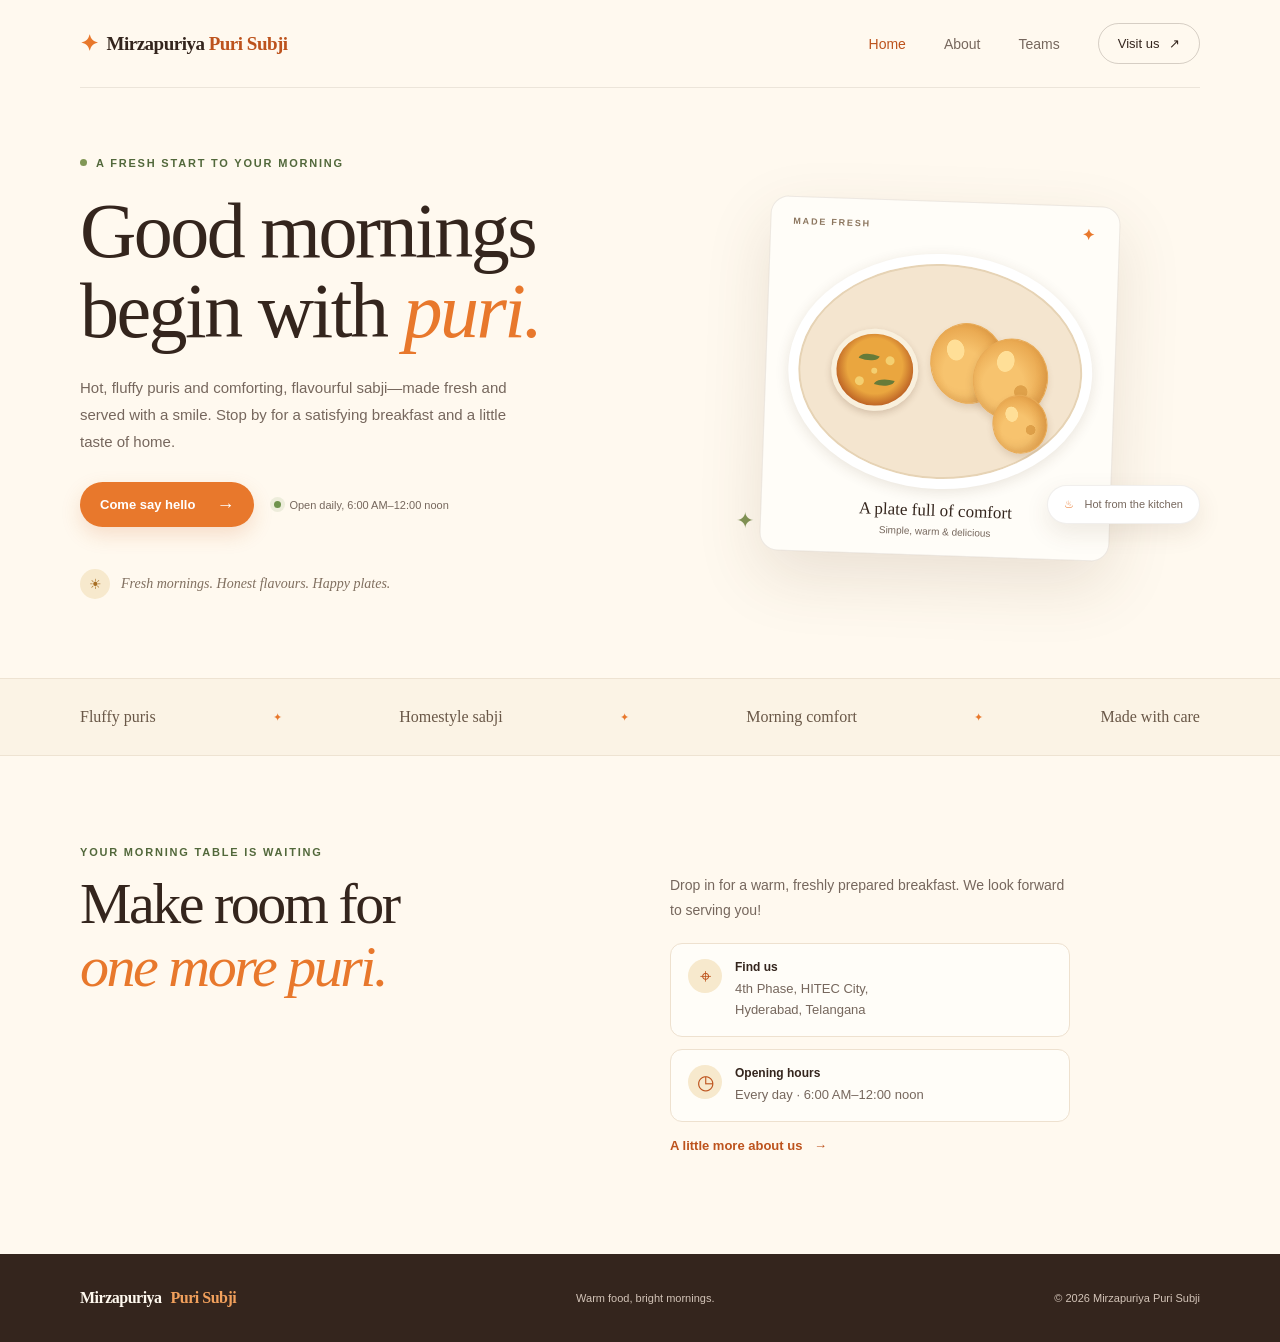
<file: index.html>
<!DOCTYPE html>
<html lang="en">
<head>
  <meta charset="UTF-8">
  <meta name="viewport" content="width=device-width, initial-scale=1.0">
  <meta name="theme-color" content="#fff9ef">
  <meta name="description" content="Fresh, hot puri sabji served every morning at Mirzapuriya Puri Subji.">
  <title>Mirzapuriya Puri Subji | Fresh Morning Puri Sabji</title>
  <link rel="stylesheet" href="style.css">
  <script src="script.js" defer></script>
</head>
<body>
  <header class="site-header">
    <nav class="navbar container" aria-label="Main navigation">
      <a class="brand" href="index.html" aria-label="Mirzapuriya Puri Subji home">
        <span class="brand-mark" aria-hidden="true">✦</span>
        <span>Mirzapuriya <span class="brand-accent">Puri Subji</span></span>
      </a>
      <button class="menu-toggle" type="button" aria-label="Open navigation menu" aria-expanded="false" aria-controls="primary-navigation">
        <span></span><span></span><span></span>
      </button>
      <div class="nav-links" id="primary-navigation">
        <a class="nav-link active" href="home.html" aria-current="page">Home</a>
        <a class="nav-link" href="about.html">About</a>
        <a class="nav-link" href="teams.html">Teams</a>
        <a class="nav-cta" href="#visit">Visit us <span aria-hidden="true">↗</span></a>
      </div>
    </nav>
  </header>

  <main>
    <section class="hero container">
      <div class="hero-copy reveal">
        <p class="eyebrow"><span class="eyebrow-dot"></span> A fresh start to your morning</p>
        <h1>Good mornings<br>begin with <span>puri.</span></h1>
        <p class="hero-description">
          Hot, fluffy puris and comforting, flavourful sabji—made fresh and served with a smile.
          Stop by for a satisfying breakfast and a little taste of home.
        </p>
        <div class="hero-actions">
          <a class="button button-primary" href="#visit">Come say hello <span aria-hidden="true">→</span></a>
          <span class="open-hours"><span class="status-dot"></span> Open daily, 6:00 AM–12:00 noon</span>
        </div>
        <div class="hero-note">
          <span class="note-icon" aria-hidden="true">☀</span>
          <span>Fresh mornings. Honest flavours. Happy plates.</span>
        </div>
      </div>

      <div class="hero-art reveal" aria-label="Illustration of puri and sabji">
        <div class="art-sun"></div>
        <div class="art-sparkle sparkle-one" aria-hidden="true">✳</div>
        <div class="art-sparkle sparkle-two" aria-hidden="true">✦</div>
        <div class="food-card">
          <div class="food-card-top"><span>MADE FRESH</span><span aria-hidden="true">✦</span></div>
          <div class="plate">
            <div class="sabji-bowl">
              <span class="sabji-leaf leaf-one"></span><span class="sabji-leaf leaf-two"></span>
              <span class="sabji-dot dot-one"></span><span class="sabji-dot dot-two"></span>
              <span class="sabji-dot dot-three"></span>
            </div>
            <div class="puri puri-one"></div>
            <div class="puri puri-two"></div>
            <div class="puri puri-three"></div>
          </div>
          <div class="food-card-caption"><strong>A plate full of comfort</strong><span>Simple, warm &amp; delicious</span></div>
        </div>
        <div class="floating-tag"><span aria-hidden="true">♨</span> Hot from the kitchen</div>
      </div>
    </section>

    <section class="welcome-strip" aria-label="What we serve">
      <div class="container strip-content">
        <span>Fluffy puris</span><i aria-hidden="true">✦</i>
        <span>Homestyle sabji</span><i aria-hidden="true">✦</i>
        <span>Morning comfort</span><i aria-hidden="true">✦</i>
        <span>Made with care</span>
      </div>
    </section>

    <section class="visit-section container reveal" id="visit">
      <div>
        <p class="eyebrow">Your morning table is waiting</p>
        <h2>Make room for<br><span>one more puri.</span></h2>
      </div>
      <div class="visit-details">
        <p>Drop in for a warm, freshly prepared breakfast. We look forward to serving you!</p>
        <div class="visit-info">
          <div class="visit-info-item">
            <span class="visit-info-icon" aria-hidden="true">⌖</span>
            <div><strong>Find us</strong><span>4th Phase, HITEC City,<br>Hyderabad, Telangana</span></div>
          </div>
          <div class="visit-info-item">
            <span class="visit-info-icon" aria-hidden="true">◷</span>
            <div><strong>Opening hours</strong><span>Every day · 6:00 AM–12:00 noon</span></div>
          </div>
        </div>
        <a class="text-link" href="about.html">A little more about us <span aria-hidden="true">→</span></a>
      </div>
    </section>
  </main>

  <footer class="site-footer">
    <div class="container footer-content">
      <a class="brand footer-brand" href="index.html">Mirzapuriya <span class="brand-accent">Puri Subji</span></a>
      <p>Warm food, bright mornings.</p>
      <span>© <span id="current-year">2026</span> Mirzapuriya Puri Subji</span>
    </div>
  </footer>
</body>
</html>
</file>
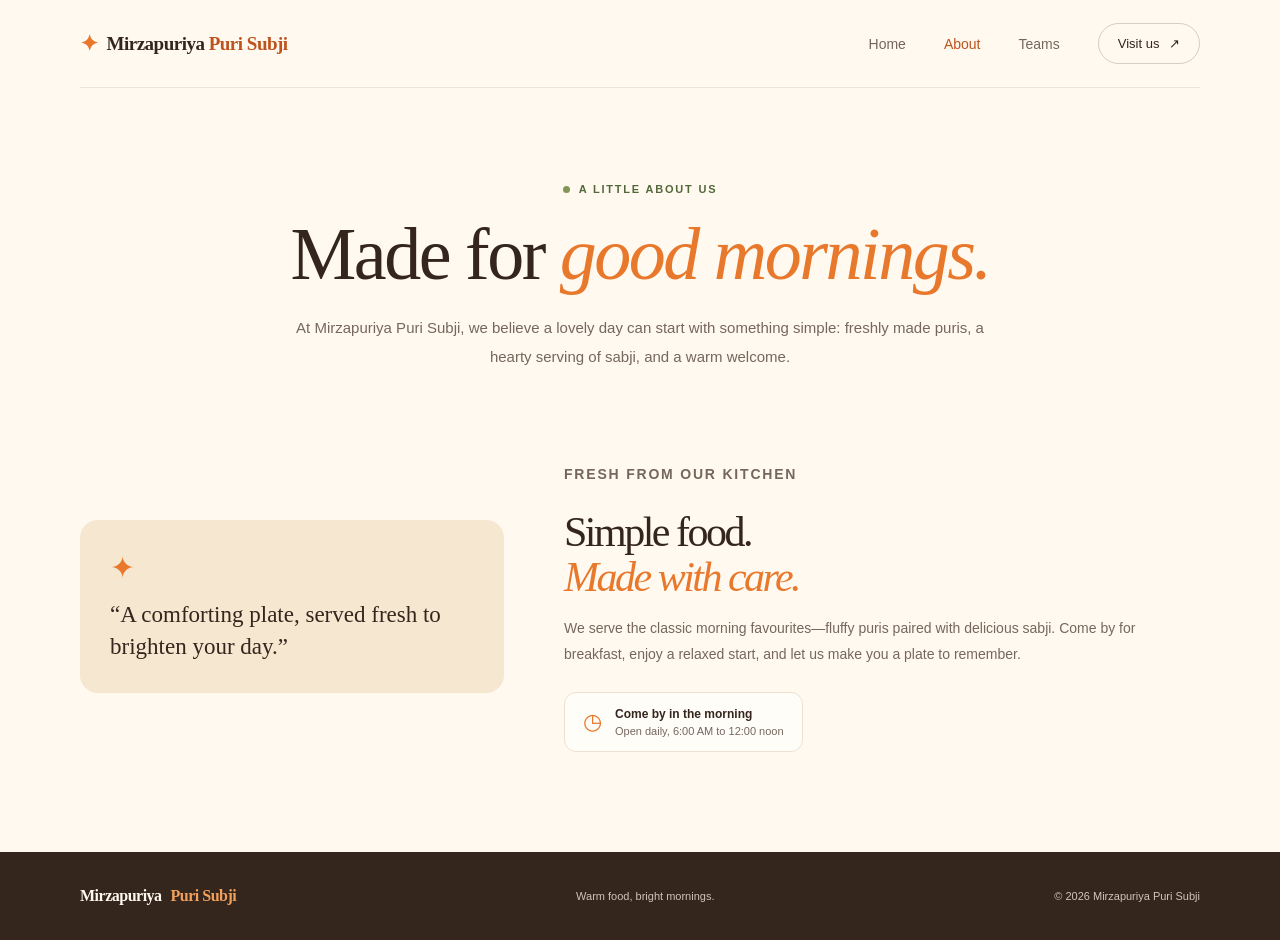
<file: about.html>
<!DOCTYPE html>
<html lang="en">
<head>
  <meta charset="UTF-8">
  <meta name="viewport" content="width=device-width, initial-scale=1.0">
  <meta name="theme-color" content="#fff9ef">
  <meta name="description" content="Learn about Mirzapuriya Puri Subji and our fresh morning puri sabji.">
  <title>About | Mirzapuriya Puri Subji</title>
  <link rel="stylesheet" href="style.css">
  <script src="script.js" defer></script>
</head>
<body>
  <header class="site-header">
    <nav class="navbar container" aria-label="Main navigation">
      <a class="brand" href="index.html" aria-label="Mirzapuriya Puri Subji home">
        <span class="brand-mark" aria-hidden="true">✦</span>
        <span>Mirzapuriya <span class="brand-accent">Puri Subji</span></span>
      </a>
      <button class="menu-toggle" type="button" aria-label="Open navigation menu" aria-expanded="false" aria-controls="primary-navigation">
        <span></span><span></span><span></span>
      </button>
      <div class="nav-links" id="primary-navigation">
        <a class="nav-link" href="home.html">Home</a>
        <a class="nav-link active" href="about.html" aria-current="page">About</a>
        <a class="nav-link" href="teams.html">Teams</a>
        <a class="nav-cta" href="index.html#visit">Visit us <span aria-hidden="true">↗</span></a>
      </div>
    </nav>
  </header>
  <main class="simple-main">
    <section class="about-hero container reveal">
      <p class="eyebrow"><span class="eyebrow-dot"></span> A little about us</p>
      <h1>Made for <span>good mornings.</span></h1>
      <p class="about-copy">At Mirzapuriya Puri Subji, we believe a lovely day can start with something simple: freshly made puris, a hearty serving of sabji, and a warm welcome.</p>
    </section>
    <section class="about-story container reveal">
      <div class="story-card">
        <span class="story-card-mark" aria-hidden="true">✦</span>
        <p>“A comforting plate, served fresh to brighten your day.”</p>
      </div>
      <div class="story-text">
        <p class="eyebrow">Fresh from our kitchen</p>
        <h2>Simple food.<br><span>Made with care.</span></h2>
        <p>We serve the classic morning favourites—fluffy puris paired with delicious sabji. Come by for breakfast, enjoy a relaxed start, and let us make you a plate to remember.</p>
        <div class="hours-card"><span aria-hidden="true">◷</span><div><strong>Come by in the morning</strong><small>Open daily, 6:00 AM to 12:00 noon</small></div></div>
      </div>
    </section>
  </main>
  <footer class="site-footer">
    <div class="container footer-content">
      <a class="brand footer-brand" href="index.html">Mirzapuriya <span class="brand-accent">Puri Subji</span></a>
      <p>Warm food, bright mornings.</p>
      <span>© <span id="current-year">2026</span> Mirzapuriya Puri Subji</span>
    </div>
  </footer>
</body>
</html>
</file>
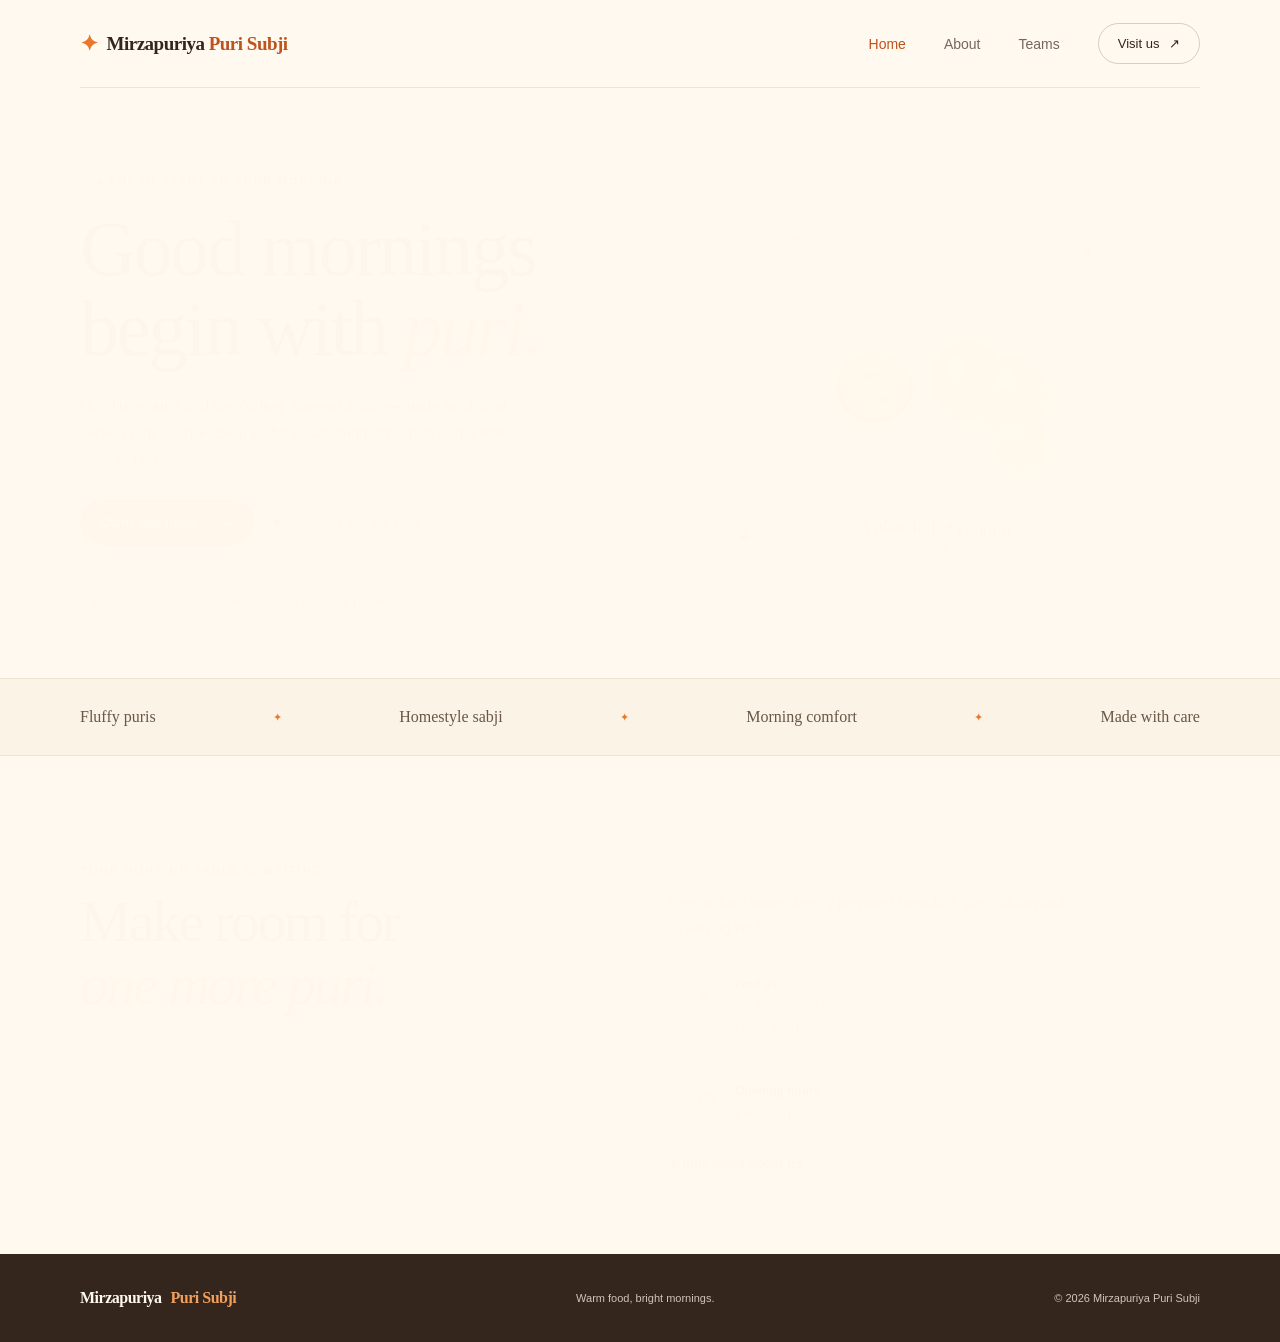
<file: home.html>
<!DOCTYPE html>
<html lang="en">
<head>
  <meta charset="UTF-8">
  <meta name="viewport" content="width=device-width, initial-scale=1.0">
  <meta http-equiv="refresh" content="0; url=index.html">
  <title>Home | Mirzapuriya Puri Subji</title>
  <link rel="canonical" href="index.html">
</head>
<body>
  <p>Going to the <a href="index.html">Mirzapuriya Puri Subji home page</a>…</p>
</body>
</html>
</file>
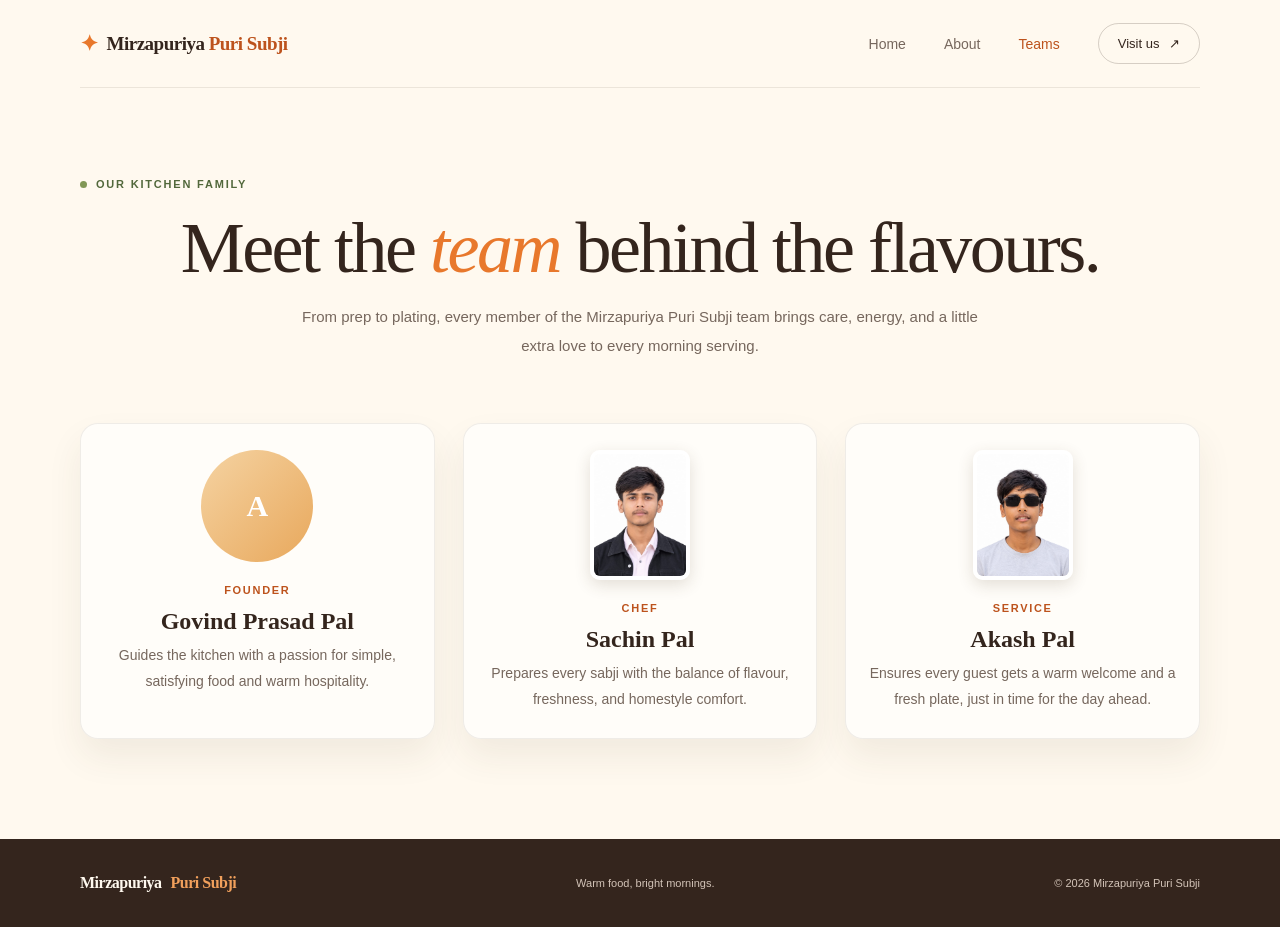
<file: teams.html>
<!DOCTYPE html>
<html lang="en">
<head>
  <meta charset="UTF-8">
  <meta name="viewport" content="width=device-width, initial-scale=1.0">
  <meta name="theme-color" content="#fff9ef">
  <meta name="description" content="Meet the team behind Mirzapuriya Puri Subji and our fresh morning breakfast service.">
  <title>Teams | Mirzapuriya Puri Subji</title>
  <link rel="stylesheet" href="style.css">
  <script src="script.js" defer></script>
</head>
<body>
  <header class="site-header">
    <nav class="navbar container" aria-label="Main navigation">
      <a class="brand" href="index.html" aria-label="Mirzapuriya Puri Subji home">
        <span class="brand-mark" aria-hidden="true">✦</span>
        <span>Mirzapuriya <span class="brand-accent">Puri Subji</span></span>
      </a>
      <button class="menu-toggle" type="button" aria-label="Open navigation menu" aria-expanded="false" aria-controls="primary-navigation">
        <span></span><span></span><span></span>
      </button>
      <div class="nav-links" id="primary-navigation">
        <a class="nav-link" href="home.html">Home</a>
        <a class="nav-link" href="about.html">About</a>
        <a class="nav-link active" href="teams.html" aria-current="page">Teams</a>
        <a class="nav-cta" href="index.html#visit">Visit us <span aria-hidden="true">↗</span></a>
      </div>
    </nav>
  </header>

  <main class="simple-main">
    <section class="team-hero container reveal">
      <p class="eyebrow"><span class="eyebrow-dot"></span> Our kitchen family</p>
      <h1>Meet the <span>team</span> behind the flavours.</h1>
      <p class="team-copy">From prep to plating, every member of the Mirzapuriya Puri Subji team brings care, energy, and a little extra love to every morning serving.</p>
    </section>

    <section class="container reveal">
      <div class="team-grid">
        <article class="team-card">
          <div class="team-avatar" aria-hidden="true">A</div>
          <span class="team-role">Founder</span>
          <h3>Govind Prasad Pal</h3>
          <p>Guides the kitchen with a passion for simple, satisfying food and warm hospitality.</p>
        </article>

        <article class="team-card">
          <img class="team-avatar team-photo" src="images/chef.jpeg" alt="Sachin Pal, chef">
          <span class="team-role">Chef</span>
          <h3>Sachin Pal</h3>
          <p>Prepares every sabji with the balance of flavour, freshness, and homestyle comfort.</p>
        </article>

        <article class="team-card">
          <img class="team-avatar team-photo" src="images/service.jpeg" alt="Suresh, service team member">
          <span class="team-role">Service</span>
          <h3>Akash Pal</h3>
          <p>Ensures every guest gets a warm welcome and a fresh plate, just in time for the day ahead.</p>
        </article>
      </div>
    </section>
  </main>

  <footer class="site-footer">
    <div class="container footer-content">
      <a class="brand footer-brand" href="index.html">Mirzapuriya <span class="brand-accent">Puri Subji</span></a>
      <p>Warm food, bright mornings.</p>
      <span>© <span id="current-year">2026</span> Mirzapuriya Puri Subji</span>
    </div>
  </footer>
</body>
</html>
</file>
<file: style.css>
:root {
  color-scheme: light;
  --ink: #34251d;
  --muted: #76675d;
  --orange: #e8782c;
  --orange-dark: #bd531d;
  --cream: #fff9ef;
  --green: #52683b;
  --serif: Georgia, "Times New Roman", serif;
}

* { box-sizing: border-box; }

html { scroll-behavior: smooth; }

body {
  margin: 0;
  background: var(--cream);
  color: var(--ink);
  font-family: "Trebuchet MS", Arial, sans-serif;
  -webkit-font-smoothing: antialiased;
}

a { color: inherit; text-decoration: none; }

.container { width: min(1120px, calc(100% - 48px)); margin-inline: auto; }

.site-header { position: relative; z-index: 5; }

.navbar {
  min-height: 88px;
  display: flex;
  align-items: center;
  justify-content: space-between;
  border-bottom: 1px solid rgba(75, 50, 30, .1);
}

.brand {
  display: inline-flex;
  align-items: center;
  gap: 9px;
  font-family: var(--serif);
  font-size: 19px;
  font-weight: 700;
  letter-spacing: -.5px;
}

.brand-mark { color: var(--orange); font-family: Arial, sans-serif; font-size: 22px; }
.brand-accent { color: var(--orange-dark); }
.nav-links { display: flex; align-items: center; gap: 38px; }
.nav-link { color: var(--muted); font-size: 14px; transition: color .2s ease; }
.nav-link:hover, .nav-link.active { color: var(--orange-dark); }

.nav-cta {
  padding: 12px 19px;
  border: 1px solid rgba(52, 37, 29, .2);
  border-radius: 30px;
  font-size: 13px;
  transition: background .2s ease, color .2s ease, border-color .2s ease;
}
.nav-cta:hover { color: white; background: var(--ink); border-color: var(--ink); }
.nav-cta span { padding-left: 6px; }
.menu-toggle { display: none; }

.hero {
  min-height: 590px;
  display: grid;
  grid-template-columns: 1.04fr .96fr;
  align-items: center;
  gap: 35px;
  padding-block: 65px 75px;
}

.hero-copy { max-width: 550px; }
.eyebrow {
  display: flex;
  align-items: center;
  gap: 9px;
  margin: 0 0 22px;
  color: var(--green);
  font-size: 11px;
  font-weight: 700;
  letter-spacing: 1.8px;
  text-transform: uppercase;
}
.eyebrow-dot, .status-dot { width: 7px; height: 7px; border-radius: 50%; background: #819755; }

h1, h2 { margin: 0; font-family: var(--serif); font-weight: 500; letter-spacing: -2.5px; }
h1 { font-size: clamp(52px, 6.4vw, 78px); line-height: 1.02; }
h1 span, h2 span { color: var(--orange); font-style: italic; }
.hero-description { max-width: 440px; margin: 24px 0 27px; color: var(--muted); font-size: 15px; line-height: 1.8; }
.hero-actions { display: flex; align-items: center; flex-wrap: wrap; gap: 20px; }
.button { display: inline-flex; align-items: center; gap: 21px; padding: 15px 20px; border-radius: 30px; font-size: 13px; font-weight: 700; }
.button-primary { background: var(--orange); color: white; box-shadow: 0 8px 20px rgba(205, 99, 34, .18); transition: transform .2s ease, background .2s ease; }
.button-primary:hover { transform: translateY(-2px); background: var(--orange-dark); }
.button-primary span { font-size: 18px; line-height: 12px; }
.open-hours { display: inline-flex; align-items: center; gap: 8px; color: var(--muted); font-size: 11px; }
.status-dot { background: #6f934d; box-shadow: 0 0 0 4px rgba(111, 147, 77, .12); }
.hero-note { display: flex; align-items: center; gap: 11px; margin-top: 42px; color: #806f5f; font-family: var(--serif); font-size: 14px; font-style: italic; }
.note-icon { display: grid; width: 30px; height: 30px; place-items: center; border-radius: 50%; background: #f7e9cd; color: #a76e24; font-style: normal; }

.hero-art { position: relative; display: grid; min-height: 430px; place-items: center; }
.art-sun { position: absolute; width: 340px; height: 340px; border-radius: 50%; background: #f8e9ca; animation: sun-breathe 5s ease-in-out infinite; }
.food-card { position: relative; width: min(350px, 90%); padding: 19px 22px 18px; border: 1px solid rgba(80, 52, 30, .1); border-radius: 18px; background: #fffdf8; box-shadow: 0 24px 65px rgba(89, 59, 31, .13); transform: rotate(2deg); animation: card-float 5s ease-in-out infinite; }
.food-card-top { display: flex; justify-content: space-between; color: #8c765f; font-size: 9px; font-weight: 700; letter-spacing: 1.8px; }
.food-card-top span:last-child { color: var(--orange); font-size: 15px; }
.plate { position: relative; display: flex; height: 235px; align-items: center; justify-content: center; gap: 9px; margin: 15px 0 12px; overflow: hidden; border: 10px solid white; border-radius: 50%; background: #f4e5cf; box-shadow: 0 3px 14px rgba(72, 48, 25, .12), inset 0 0 0 2px #e6d3b5; }
.puri { position: relative; z-index: 1; width: 75px; height: 81px; border: 1px solid #e8ab57; border-radius: 50%; background: radial-gradient(ellipse at 38% 30%, #ffdf97 0 13%, transparent 14%), radial-gradient(ellipse at 68% 63%, #dfa14a 0 9%, transparent 10%), radial-gradient(ellipse at 42% 60%, #f7c36e 0 34%, #eaaa52 66%, #d78c37 100%); box-shadow: inset -4px -6px 9px rgba(145, 75, 27, .16), 0 4px 7px rgba(113, 70, 30, .16); }
.puri-one { transform: rotate(-15deg) translate(5px, -8px); }
.puri-two { margin-left: -37px; transform: rotate(12deg) translate(0, 5px); }
.puri-three { position: absolute; right: 33px; bottom: 28px; width: 55px; height: 59px; transform: rotate(-12deg); }
.sabji-bowl { position: relative; z-index: 2; display: grid; width: 87px; height: 82px; flex: 0 0 auto; place-items: center; border: 5px solid #f9f0dd; border-radius: 50%; background: radial-gradient(circle at 50% 45%, #eaa63f 0 50%, #be6425 72%, #91502b 100%); box-shadow: 0 3px 7px rgba(88, 52, 27, .2); }
.sabji-leaf { position: absolute; width: 19px; height: 9px; border-radius: 100% 0 100% 0; background: #667b39; }
.leaf-one { top: 19px; left: 23px; transform: rotate(20deg); }
.leaf-two { right: 19px; bottom: 19px; transform: rotate(195deg); }
.sabji-dot { position: absolute; width: 9px; height: 9px; border-radius: 50%; background: #f4cf70; }
.dot-one { top: 22px; right: 19px; }.dot-two { bottom: 20px; left: 19px; }.dot-three { top: 34px; left: 35px; width: 6px; height: 6px; }
.food-card-caption { display: flex; flex-direction: column; gap: 5px; text-align: center; }
.food-card-caption strong { font-family: var(--serif); font-size: 17px; font-weight: 500; }
.food-card-caption span { color: var(--muted); font-size: 10px; }
.art-sparkle { position: absolute; color: var(--orange); animation: twinkle 2.4s ease-in-out infinite; }
.sparkle-one { top: 53px; right: 18%; font-size: 27px; }.sparkle-two { bottom: 59px; left: 11%; color: #829456; font-size: 22px; animation-delay: .6s; }
.floating-tag { position: absolute; right: 0; bottom: 69px; padding: 12px 16px; border: 1px solid rgba(80, 52, 30, .08); border-radius: 30px; background: white; box-shadow: 0 9px 24px rgba(89, 59, 31, .1); color: var(--muted); font-size: 11px; }
.floating-tag span { margin-right: 7px; color: var(--orange); }

.welcome-strip { border-block: 1px solid #eee3d2; background: #fbf3e5; }
.strip-content { min-height: 76px; display: flex; align-items: center; justify-content: space-between; gap: 20px; color: #695747; font-family: var(--serif); font-size: 16px; }
.strip-content i { color: var(--orange); font-family: Arial, sans-serif; font-size: 11px; font-style: normal; }
.visit-section { display: grid; grid-template-columns: 1fr 1fr; gap: 60px; padding-block: 90px 100px; }
.visit-section .eyebrow { margin-bottom: 15px; }
h2 { font-size: clamp(40px, 5vw, 58px); line-height: 1.08; }
.visit-details { max-width: 400px; padding-top: 27px; }
.visit-details > p:first-child { margin: 0 0 20px; color: var(--muted); font-size: 14px; line-height: 1.8; }
.visit-info { display: grid; gap: 12px; }
.visit-info-item { display: flex; align-items: flex-start; gap: 13px; padding: 15px 17px; border: 1px solid #eee1cf; border-radius: 12px; background: #fffdf8; }
.visit-info-icon { display: grid; width: 34px; height: 34px; flex: 0 0 auto; place-items: center; border-radius: 50%; background: #f7e9cd; color: var(--orange-dark); font-size: 20px; }
.visit-info-item strong, .visit-info-item div > span { display: block; }
.visit-info-item strong { margin: 1px 0 5px; font-size: 12px; }
.visit-info-item div > span { color: var(--muted); font-size: 13px; line-height: 1.6; }
.text-link { display: inline-block; margin-top: 16px; color: var(--orange-dark); font-size: 13px; font-weight: 700; }
.text-link span { padding-left: 8px; }
.site-footer { background: #34251d; color: #fff9ef; }
.footer-content { min-height: 88px; display: flex; align-items: center; justify-content: space-between; gap: 20px; }
.footer-brand { color: #fff9ef; font-size: 16px; }
.footer-brand .brand-accent { color: #f1a05c; }
.footer-content p, .footer-content > span { color: #d3c4b8; font-size: 11px; }

.about-hero { padding-block: 95px 55px; text-align: center; }
.about-hero .eyebrow { justify-content: center; }
.about-hero h1 { font-size: clamp(48px, 7vw, 74px); }
.about-copy { max-width: 710px; margin: 22px auto 0; color: var(--muted); font-size: 15px; line-height: 1.9; }
.about-story { display: grid; grid-template-columns: .8fr 1.2fr; gap: 60px; align-items: center; padding-block: 35px 100px; }
.story-card { padding: 30px; border-radius: 18px; background: #f6e8d0; }
.story-card-mark { color: var(--orange); font-size: 30px; }
.story-card p { margin: 14px 0 0; font-family: var(--serif); font-size: 23px; line-height: 1.4; }
.story-text h2 { font-size: 42px; }
.story-text > p { color: var(--muted); font-size: 14px; line-height: 1.9; }
.hours-card { display: inline-flex; align-items: center; gap: 13px; margin-top: 10px; padding: 14px 18px; border: 1px solid #eee1cf; border-radius: 12px; background: #fffdf8; }
.hours-card span:first-child { color: var(--orange); font-size: 22px; }
.hours-card strong, .hours-card small { display: block; }
.hours-card strong { font-size: 12px; }.hours-card small { margin-top: 4px; color: var(--muted); font-size: 11px; }
.simple-main { min-height: calc(100vh - 176px); }

.team-hero { padding-block: 90px 35px; text-align: center; }
.team-hero h1 { font-size: clamp(46px, 7vw, 72px); }
.team-copy { max-width: 700px; margin: 18px auto 0; color: var(--muted); font-size: 15px; line-height: 1.9; }
.team-grid { display: grid; grid-template-columns: repeat(3, minmax(0, 1fr)); gap: 28px; padding: 28px 0 100px; }
.team-card { padding: 26px 22px; border: 1px solid rgba(60, 42, 28, .08); border-radius: 18px; background: rgba(255, 255, 255, 0.6); box-shadow: 0 18px 35px rgba(82, 63, 38, 0.08); text-align: center; }
.team-avatar { display: grid; place-items: center; width: 112px; height: 112px; margin: 0 auto 18px; border-radius: 50%; background: linear-gradient(135deg, #f5d3a2, #e8a85c); color: white; font-family: var(--serif); font-size: 30px; font-weight: 700; }
.team-photo { display: block; width: 100px; height: 130px; border: 4px solid white; border-radius: 10px; box-shadow: 0 5px 16px rgba(82, 63, 38, .16); object-fit: cover; object-position: center; }
.team-card h3 { margin: 0 0 8px; font-size: 24px; font-family: var(--serif); font-weight: 600; }
.team-card p { margin: 0; color: var(--muted); font-size: 14px; line-height: 1.8; }
.team-role { display: inline-block; margin-bottom: 12px; color: var(--orange-dark); font-size: 11px; letter-spacing: 1.7px; font-weight: 700; text-transform: uppercase; }

.reveal { opacity: 0; transform: translateY(18px); transition: opacity .7s ease, transform .7s ease; }
.reveal.is-visible { opacity: 1; transform: translateY(0); }
@keyframes card-float { 0%, 100% { transform: rotate(2deg) translateY(0); } 50% { transform: rotate(0deg) translateY(-10px); } }
@keyframes sun-breathe { 0%, 100% { transform: scale(1); } 50% { transform: scale(1.045); } }
@keyframes twinkle { 0%, 100% { opacity: .55; transform: scale(.9) rotate(-8deg); } 50% { opacity: 1; transform: scale(1.12) rotate(8deg); } }

@media (prefers-reduced-motion: reduce) {
  *, *::before, *::after { scroll-behavior: auto !important; animation-duration: .01ms !important; animation-iteration-count: 1 !important; transition-duration: .01ms !important; }
  .reveal { opacity: 1; transform: none; }
}

@media (max-width: 760px) {
  .container { width: min(100% - 36px, 560px); }
  .navbar { min-height: 74px; }
  .brand { font-size: 16px; }
  .menu-toggle { display: flex; width: 42px; height: 42px; flex-direction: column; justify-content: center; align-items: center; gap: 5px; border: 1px solid #eadfce; border-radius: 50%; background: transparent; cursor: pointer; }
  .menu-toggle span { width: 17px; height: 2px; border-radius: 2px; background: var(--ink); transition: transform .2s ease, opacity .2s ease; }
  .menu-toggle[aria-expanded="true"] span:first-child { transform: translateY(7px) rotate(45deg); }
  .menu-toggle[aria-expanded="true"] span:nth-child(2) { opacity: 0; }
  .menu-toggle[aria-expanded="true"] span:last-child { transform: translateY(-7px) rotate(-45deg); }
  .nav-links { position: absolute; top: 66px; right: 18px; left: 18px; display: none; align-items: stretch; gap: 0; padding: 9px 17px; border: 1px solid #eee3d2; border-radius: 13px; background: var(--cream); box-shadow: 0 12px 28px rgba(60, 42, 28, .12); }
  .nav-links.is-open { display: flex; flex-direction: column; }
  .nav-link { padding: 13px 3px; border-bottom: 1px solid #eee3d2; }
  .nav-cta { margin-block: 12px 6px; text-align: center; }
  .hero { min-height: auto; grid-template-columns: 1fr; gap: 10px; padding-block: 64px 35px; }
  .hero-copy { max-width: 540px; }
  h1 { font-size: clamp(52px, 12vw, 72px); }
  .hero-art { min-height: 385px; }
  .art-sun { width: 300px; height: 300px; }
  .food-card { width: min(330px, 85%); }
  .floating-tag { right: 2%; bottom: 42px; }
  .strip-content { min-height: 68px; flex-wrap: wrap; justify-content: center; gap: 9px 12px; padding-block: 13px; font-size: 13px; }
  .strip-content i { font-size: 9px; }
  .visit-section { grid-template-columns: 1fr; gap: 10px; padding-block: 65px 70px; }
  .visit-details { padding-top: 0; }
  .footer-content { min-height: 125px; flex-wrap: wrap; justify-content: center; gap: 5px 16px; padding-block: 20px; text-align: center; }
  .footer-content > * { flex-basis: 100%; margin: 0; }
  .about-hero { padding-block: 70px 40px; }
  .about-story { grid-template-columns: 1fr; gap: 28px; padding-block: 20px 70px; }
}

@media (max-width: 390px) {
  .hero-actions { align-items: flex-start; flex-direction: column; gap: 14px; }
  .hero-art { min-height: 340px; }
  .plate { height: 205px; }
  .puri { width: 63px; height: 70px; }
  .sabji-bowl { width: 75px; height: 72px; }
}
</file>
